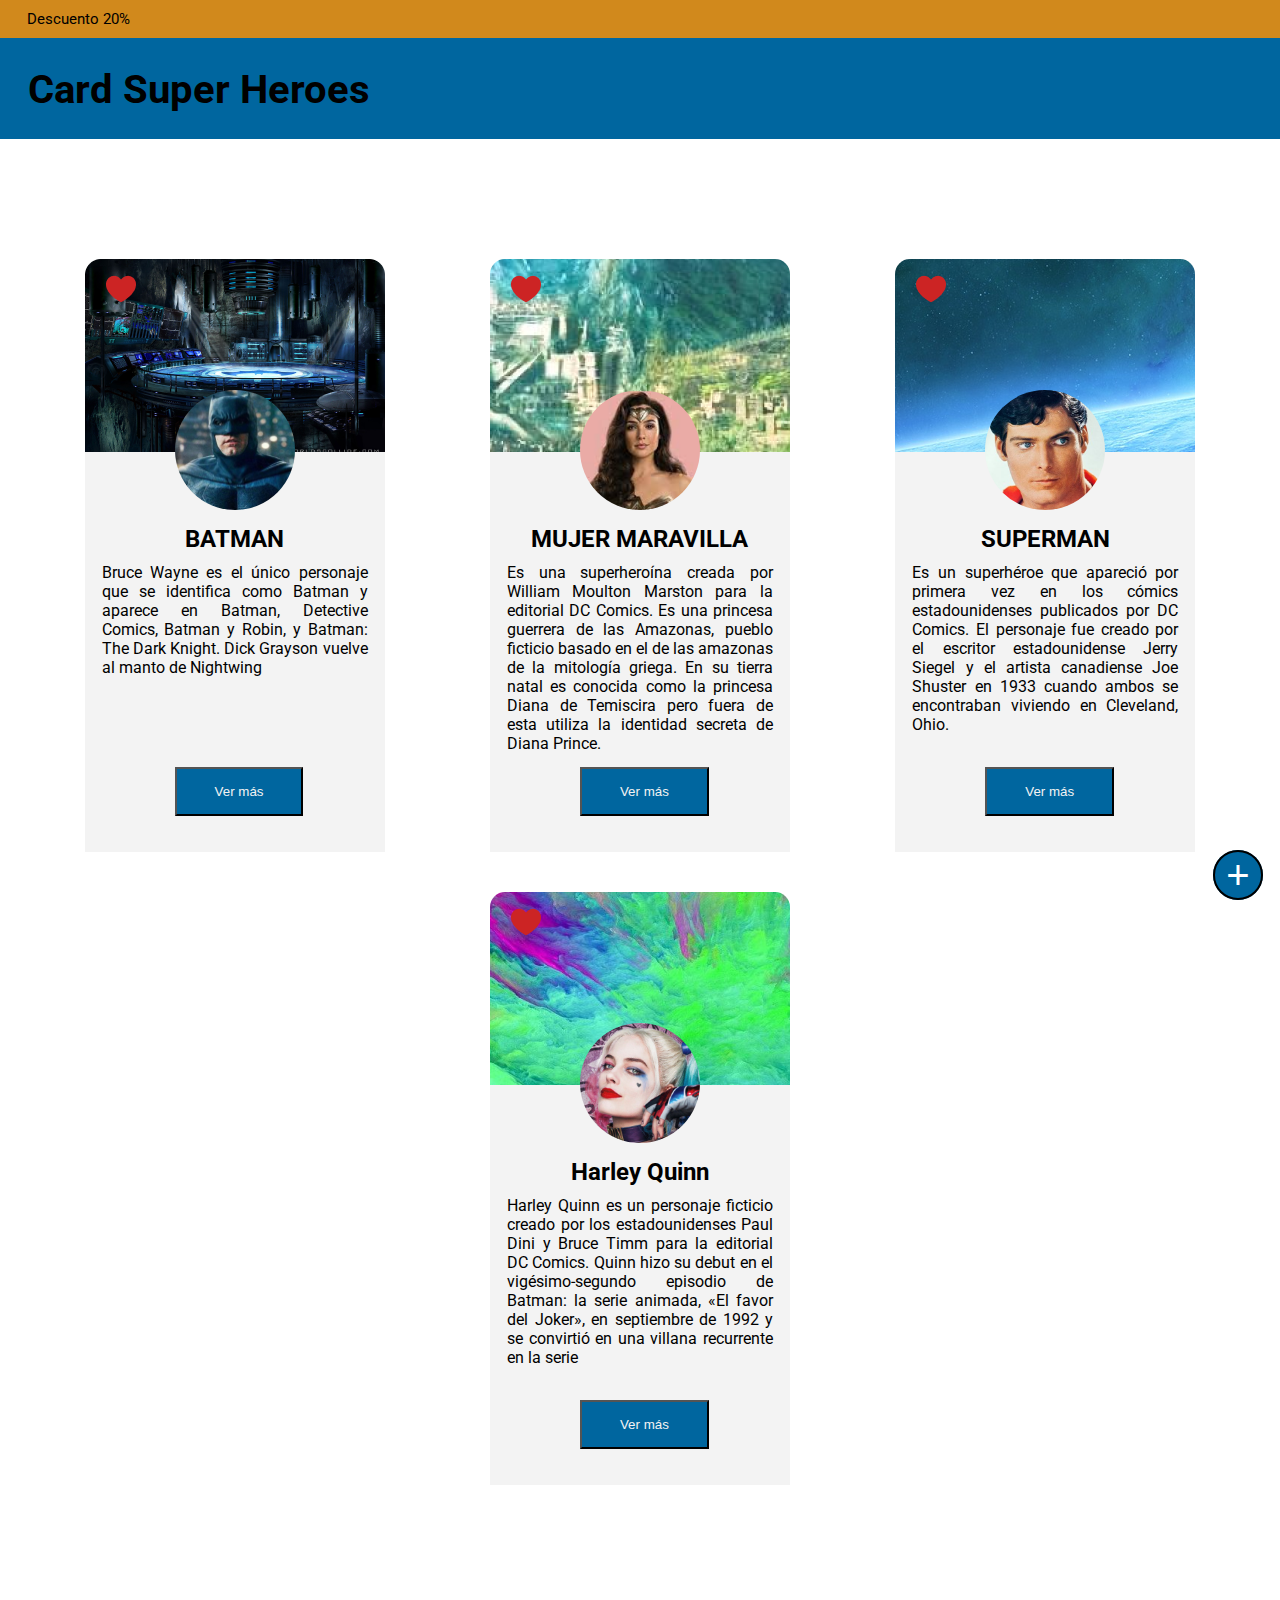
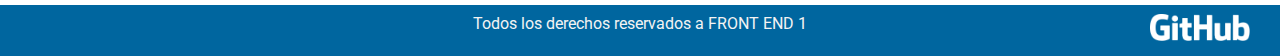
<file: index.html>
<!DOCTYPE html>
<html lang="en">
<head>
    <meta charset="UTF-8">
    <meta http-equiv="X-UA-Compatible" content="IE=edge">
    <meta name="viewport" content="width=device-width, initial-scale=1.0">
    <link rel="stylesheet" href="./css/styles.css">
    <title>Heroes</title>
</head>
<body>
    <header>
        <nav>Descuento 20%</nav>
        <h1>Card Super Heroes</h1>
    </header>
    <main>
        <section class="batman">
            <div class="background-batman">
                <img src="./img/batman.png" alt="batman" class="hero">
                <img src="./img/corazon.png" alt="corazon" class="corazon">
            </div>
            <div class="content">
                <h2>BATMAN</h2>
                <p>
                    Bruce Wayne es el único personaje que se identifica como Batman y aparece en Batman, Detective Comics, Batman y Robin, y Batman: The Dark Knight. Dick Grayson vuelve al manto de Nightwing
                </p>
                <button>Ver más</button>
            </div>
        </section>
        <a href="./pages/createCard.html" target="_blank"><input data-hover="Create a new card" type="button" class="plus" value="+"></a>
        <section class="mujermaravilla">
            <div class="background-mujermaravilla">
                <img src="./img/mujermaravilla.png" alt="harley" class="hero">
                <img src="./img/corazon.png" alt="corazon" class="corazon">
            </div>
            <div class="content">
                <h2>MUJER MARAVILLA</h2>
                <p>
                    Es una superheroína creada por William Moulton Marston para la editorial DC Comics. Es una princesa guerrera de las Amazonas, pueblo ficticio basado en el de las amazonas de la mitología griega. En su tierra natal es conocida como la princesa Diana de Temiscira pero fuera de esta utiliza la identidad secreta de Diana Prince. 
                </p>
                <button>Ver más</button>
            </div>
        </section>
        <section class="superman">
            <div class="background-superman">
                <img src="./img/superman.png" alt="superman" class="hero">
                <img src="./img/corazon.png" alt="corazon" class="corazon">
            </div>
            <div class="content">
                <h2>SUPERMAN</h2>
                <p>
                    Es un superhéroe que apareció por primera vez en los cómics estadounidenses publicados por DC Comics.
                    El personaje fue creado por el escritor estadounidense Jerry Siegel y el artista canadiense Joe Shuster en 1933 cuando ambos se encontraban viviendo en Cleveland, Ohio.
                </p>
                <button>Ver más</button>
            </div>
        </section>
        <section class="harley">
            <div class="background-harley">
                <img src="./img/harleyqueen.png" alt="harley" class="hero">
                <img src="./img/corazon.png" alt="corazon" class="corazon">
            </div>
            <div class="content">
                <h2>Harley Quinn</h2>
                <p>
                    Harley Quinn es un personaje ficticio creado por los estadounidenses Paul Dini y Bruce Timm para la editorial DC Comics. Quinn hizo su debut en el vigésimo-segundo episodio de Batman: la serie animada, «El favor del Joker», en septiembre de 1992 y se convirtió en una villana recurrente en la serie
                </p>
                <button>Ver más</button>
            </div>
        </section>
    </main>
    <footer>
        <p>Todos los derechos reservados a FRONT END 1</p>
        <img class="git-hub" src="./img/Vector.png" alt="git-hub">
    </footer>
</body>
</html>
</file>
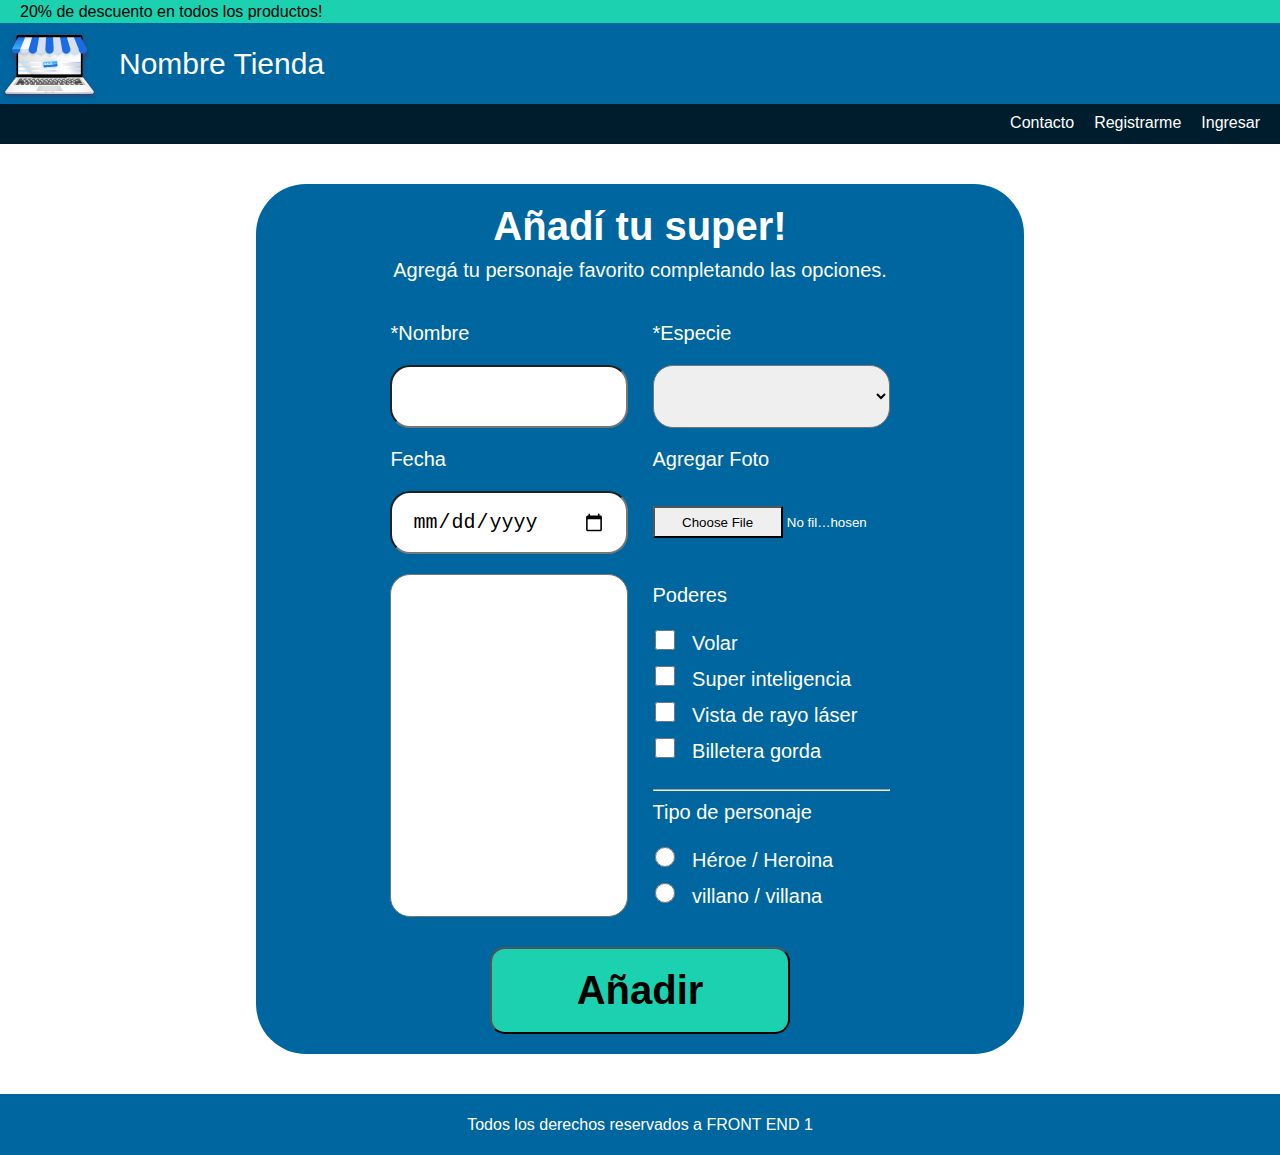
<file: pages/createCard.html>
<!DOCTYPE html>
<html lang="en">
<head>
    <meta charset="UTF-8">
    <meta http-equiv="X-UA-Compatible" content="IE=edge">
    <meta name="viewport" content="width=device-width, initial-scale=1.0">
    <link rel="stylesheet" href="../css/newCard.css">
    <title>Create a new card</title>
</head>
<body>
    <header>
        <section class="top-section">
            <p>
                20% de descuento en todos los productos!
            </p>
        </section>
        <section class="middle-section">
            <img src="../img/logo-create-card.png" alt="store">
            <p>Nombre Tienda</p>
        </section>
        <nav>
            <ul>
                <li>Contacto</li>
                <li>Registrarme</li>
                <li>Ingresar</li> 
            </ul>
        </nav>
    </header>
    <main>
        <h1>Añadí tu super!</h1>
        <p class="subtitle">Agregá tu personaje favorito completando las opciones.</p>
        <form method="POST" action="" class="big-form">
            <div class="columna-uno">
                <label for="nombre">*Nombre</label> <br>
                <input 
                id="nombre" 
                name="nombre"   
                type="text"
                class="text"
                />
                <label for="date">Fecha</label> <br>
                <input 
                id="date" 
                name="date"   
                type="date"
                class="text"/>
                <textarea 
                name="comentarios"
                placeholder="Descripcion">
                </textarea>
            </div>
            <div class="columna-dos">
                <label for="especie">*Especie</label> <br>
                <select
                id="especie" 
                name="Especie"   
                type="select" 
                placeholder="Especie">
                </select> 
                <label for="foto">Agregar Foto</label> <br>
                <input 
                id="foto" 
                name="foto"   
                type="file"
                class="text"/>
                <p class="subtitle poderes">Poderes</p>
                <input 
                id="volar" 
                name="poderes"   
                type="checkbox"
                class="square"/>
                <label for="volar">Volar</label> <br>
                <input 
                id="super-inteligencia" 
                name="poderes"   
                type="checkbox"
                class="square"/>
                <label for="super-inteligencia">
                    Super inteligencia
                </label> <br>
                <input 
                id="vista" 
                name="poderes"   
                type="checkbox"
                class="square"/>
                <label for="vista">Vista de rayo láser</label> <br>
                <input 
                id="billetera" 
                name="poderes"   
                type="checkbox"
                class="square"/>
                <label for="billetera">Billetera gorda</label> 
                <br>
                <br>
                <hr/>
                <p class="subtitle personaje">Tipo de personaje</p>
                <input 
                id="gender" 
                name="gender"   
                type="radio"
                class="square"/>
                <label for="gender">Héroe / Heroina</label> <br>
                <input 
                id="villano" 
                name="gender"   
                type="radio"
                class="square"/>
                <label for="villano">villano / villana</label> 
            </div>
            <button class="add">
                Añadir
            </button>
        </form>
        <form method="POST" action="" class="small-form">
            <label for="nombre" class="name">*Nombre</label> <br>
            <input 
            id="nombre" 
            name="nombre"   
            type="text"
            class="text"
            /><br>
            <label for="especie">*Especie</label> <br>
            <select
            id="especie" 
            name="Especie"   
            type="select" 
            placeholder="Especie">
            </select> <br>
            <label for="date">Fecha</label> <br>
            <input 
            id="date" 
            name="date"   
            type="date"
            class="text"/> <br>
            <label for="foto" class="foto">Agregar Foto</label> <br>
            <input 
            id="foto" 
            name="foto"   
            type="file"
            class="text input-foto"/> <br>
            <textarea 
            name="comentarios"
            placeholder="Descripcion"
            class="descripcion">
            </textarea> <br>
            <p class="subtitle poderes">Poderes</p>
            <div class="skills">
                <input 
                id="volar" 
                name="poderes"   
                type="checkbox"
                class="square"/>
                <label for="volar">Volar</label> <br>
                <input 
                id="super-inteligencia" 
                name="poderes"   
                type="checkbox"
                class="square"/>
                <label for="super-inteligencia">
                    Super inteligencia
                </label> <br>
                <input 
                id="vista" 
                name="poderes"   
                type="checkbox"
                class="square"/>
                <label for="vista">Vista de rayo láser</label> <br>
                <input 
                id="billetera" 
                name="poderes"   
                type="checkbox"
                class="square"/>
                <label for="billetera">Billetera gorda</label> 
            </div>
            <br>
            <hr/>
            <p class="subtitle personaje">Tipo de personaje</p>
            <div class="side">
                <input 
                id="gender" 
                name="gender"   
                type="radio"
                class="square"/>
                <label for="gender">Héroe / Heroina</label> <br>
                <input 
                id="villano" 
                name="gender"   
                type="radio"
                class="square"/>
                <label for="villano">villano / villana</label>
            </div>
            <button class="add small-button">
                Añadir
            </button> 
        </form>
    </main>
    <footer>
        <p>Todos los derechos reservados a FRONT END 1</p>
    </footer>
</body>
</html>
</file>
<file: css/styles.css>
@import url('https://fonts.googleapis.com/css2?family=Roboto:ital,wght@0,400;0,700;1,700&display=swap');

* {
    box-sizing: border-box;
    padding: 0px;
    margin: 0px;
}

body {
    font-family: 'Roboto', sans-serif;
}

nav {
    height: 38px;
    background-color: #D1891C;   
    font-size: 15px;
    font-weight: 400px;
    color: #000000;
    padding: 10px 27px;
}

h1 {
    background-color: #00669F;
    height: 101px;
    padding: 28px;
    font-size: 40px;
}

main {
    display: flex;
    padding: 100px 32px;
    justify-content: space-around;
    flex-wrap: wrap;
}

main section {
    height: 645;
    width: 300px;
    margin: 20px;
}

.background-batman {
    width: 300px;
    height: 193px;
    background-image: url('../img/background-batman.png');
    position: relative;
}

.background-superman {
    width: 300px;
    height: 193px;
    background-image: url('../img/supermanback.png');
    position: relative;
    border-top-left-radius: 15px;
    border-top-right-radius: 15px;
}

.background-mujermaravilla {
    width: 300px;
    height: 193px;
    background-image: url('../img/mujermaravillaback.png');
    position: relative;
    border-top-left-radius: 15px;
    border-top-right-radius: 15px;
}

.background-harley {
    width: 300px;
    height: 193px;
    background-image: url('../img/harleyback.png');
    position: relative;
    border-top-left-radius: 15px;
    border-top-right-radius: 15px;
}

.content {
    height: 400px;
    width: 300px;
    background-color: #F3F3F3;
    text-align: center;
    position: relative;
    z-index: -1;
}

.corazon {
    position: absolute;
    top: 15.88px;
    left: 21px;
}

.hero {
    position: absolute;
    bottom: -30%;
    left: 30%;
    border-radius: 50%;
    border-radius: 50%;
    width: 120px;
    height: 120px;

}

.content h2 {
    padding-top: 73px;
    margin-bottom: 10px;
}

.content p{
    text-align: justify;
    margin: 10px 17px 37px;
}

button {
    width: 128.78px;
    height: 48.52px;
    background-color: #00669F;
    position: absolute;
    bottom: 18px;
    margin: 18px auto;
    left: 30%;
    color: #F3F3F3;
}

footer {
    background-color:#00669F ;
    color: #F3F3F3;
    height: 51px;
    padding: 9px;
    text-align: center;
    position: relative;
}

footer p {
    display: inline-block;
}

.git-hub {
    width: 100px;
    position: absolute;
    right: 30px;
}

a {
    position: absolute;
    display: inline-block;
    height: 50px;
    width: 50px;
    background-color: #00669F;
    color: white;
    border-radius: 50%;
    text-align: center;
    font-size: 2.5rem;
    right: 17px;
    top: 850px;
}

@keyframes zoom {
    0% {transform: scale(1)} 
    25% {transform: scale(1.2)}
    50% {transform: scale(1.3)}
    75% {transform: scale(1.2)}
    100% {transform: scale(1)}
}

.plus {
    display: inline-block;
    height: 50px;
    width: 50px;
    background-color: #00669F;
    color: white;
    border-radius: 50%;
    text-align: center;
    font-size: 2.5rem;
    border: 2px solid black;
    animation: zoom 4s infinite;
}

@media (max-width: 749px) {

    footer {
        height: 110px;
        padding: 25px;
    }

    footer p {
        display: block;
    }

    .git-hub {
        position: static;
        margin-top: 15px;   
    }
}
</file>
<file: css/newCard.css>
@font-face {
  font-family: "roboto";
  src: url("../fonts/Roboto.zip");
}
* {
  box-sizing: border-box;
  padding: 0px;
  margin: 0px;
}

body {
  font-family: "roboto", sans-serif;
}

header .top-section {
  height: 23px;
  background-color: #1CD1B0;
  padding: 3px 20px;
}
header .top-section p {
  font-size: 1rem;
}
header .middle-section {
  height: 81px;
  background-color: #00669F;
  display: flex;
  align-items: center;
}
header .middle-section img {
  height: 74px;
  width: 99px;
}
header .middle-section p {
  font-size: 30px;
  color: #FFFFFF;
  margin-left: 20px;
}
header nav {
  height: 40px;
  background-color: #001D2D;
  color: #FFFFFF;
  position: relative;
}
header nav ul {
  display: flex;
  list-style: none;
  position: absolute;
  right: 0px;
  margin: 10px 20px;
}
header nav ul li {
  margin-left: 20px;
}

main {
  margin: 40px auto;
  width: 60vw;
  color: #FFFFFF;
  background-color: #00669F;
  text-align: center;
  padding-top: 20px;
  padding-bottom: 20px;
  border-radius: 50px;
}
main h1 {
  font-size: 40px;
  margin-bottom: 10px;
}
main .subtitle {
  margin: 10px 0px 40px 0px;
  font-size: 20px;
}
main form {
  width: 65%;
  margin: auto;
  display: grid;
  grid-template-columns: 1fr 1fr;
  grid-template-rows: 1fr 87px;
  gap: 25px;
  font-size: 20px;
}
main form .columna-uno {
  text-align: left;
}
main form .columna-uno .text, main form .columna-uno select {
  height: 63px;
  width: 100%;
  border-radius: 20px;
  margin: 20px 0px;
  padding-right: 20px;
}
main form .columna-uno #especie, main form .columna-uno #date, main form .columna-uno textarea {
  padding-left: 20px;
  font-size: 20px;
}
main form .columna-uno textarea {
  height: 343px;
  border-radius: 20px;
  width: 100%;
  resize: none;
  padding-top: 20px;
}
main form .columna-dos {
  text-align: left;
}
main form .columna-dos .text, main form .columna-dos select {
  height: 63px;
  width: 100%;
  border-radius: 20px;
  margin: 20px 0px;
  padding-right: 20px;
}
main form .columna-dos #especie, main form .columna-dos #date, main form .columna-dos textarea {
  padding-left: 20px;
  font-size: 20px;
}
main form .columna-dos #foto::-webkit-file-upload-button {
  border-radius: 0px;
  margin-top: 15px;
  height: 32px;
  width: 60%;
  color: black;
}
main form .columna-dos .poderes, main form .columna-dos .personaje {
  margin-bottom: 15px;
}
main form .columna-dos .square {
  width: 24px;
  height: 20px;
  margin: 8px 10px 8px 0px;
}
main form .add {
  grid-column-start: 1;
  grid-column-end: 3;
  margin: auto;
  width: 60%;
  height: 87px;
  border-radius: 15px;
  font-size: 40px;
  font-weight: 700;
  background-color: #1CD1B0;
}
main .small-form {
  display: none;
}

footer {
  background-color: #00669F;
  height: 61px;
  padding-top: 22px;
}
footer p {
  color: #FFFFFF;
  text-align: center;
}

@media (max-width: 1180px) {
  header .top-section p {
    text-align: center;
  }
  header .middle-section {
    justify-content: center;
  }
  header nav {
    position: static;
    padding: 2px;
  }
  header nav ul {
    position: static;
    justify-content: center;
  }
  main {
    width: 80vw;
  }
  main .big-form {
    display: none;
  }
  main .small-form {
    display: block;
  }
  main .small-form .text, main .small-form select {
    margin-bottom: 20px;
    width: 50vw;
  }
  main .small-form .input-foto {
    margin-top: 20px;
  }
  main .small-form .descripcion {
    margin-top: 20px;
    width: 50vw;
    height: 200px;
    resize: none;
    margin-bottom: 15px;
  }
  main .small-form .skills, main .small-form .side {
    text-align: left;
  }
  main .small-form .skills input, main .small-form .side input {
    margin-bottom: 10px;
  }
  main .small-form .side {
    margin-bottom: 30px;
  }
  main .small-form .poderes, main .small-form .personaje {
    margin-bottom: 20px;
  }
}/*# sourceMappingURL=newCard.css.map */
</file>
